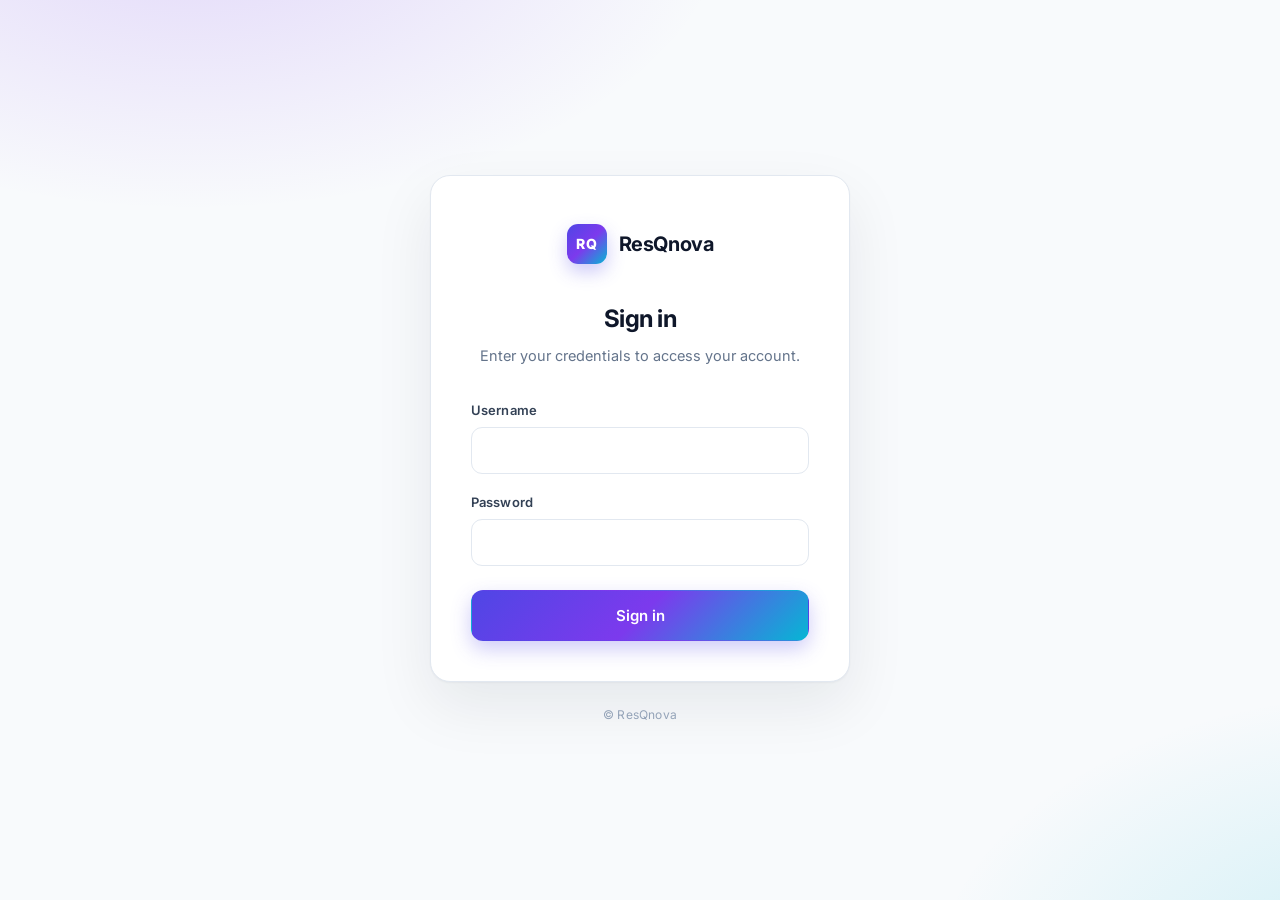
<file: index.html>
<!DOCTYPE html>
<html lang="en">
  <head>
    <meta charset="UTF-8" />
    <meta name="viewport" content="width=device-width, initial-scale=1.0, maximum-scale=1" />
    <title>ResQnova — Sign in</title>
    <link rel="preconnect" href="https://fonts.googleapis.com" />
    <link rel="preconnect" href="https://fonts.gstatic.com" crossorigin />
    <link href="https://fonts.googleapis.com/css2?family=Inter:wght@400;500;600;700;800&display=swap" rel="stylesheet" />
    <link rel="stylesheet" href="css/style.css" />
  </head>
  <body class="auth-body">
    <main class="auth-stage">
      <div class="auth-panel">
        <div class="auth-brand">
          <span class="auth-mark">RQ</span>
          <span class="auth-wordmark">ResQnova</span>
        </div>

        <h1 class="auth-h1">Sign in</h1>
        <p class="auth-p">Enter your credentials to access your account.</p>

        <form class="auth-form" action="grades.html" method="get">
          <label class="field">
            <span class="field-label">Username</span>
            <input
              class="input"
              type="text"
              name="username"
              autocomplete="username"
              required
            />
          </label>

          <label class="field">
            <span class="field-label">Password</span>
            <input
              class="input"
              type="password"
              name="password"
              autocomplete="current-password"
              required
            />
          </label>

          <button class="btn btn-primary btn-block" type="submit">Sign in</button>
        </form>
      </div>

      <p class="auth-legal">© ResQnova</p>
    </main>
  </body>
</html>
</file>
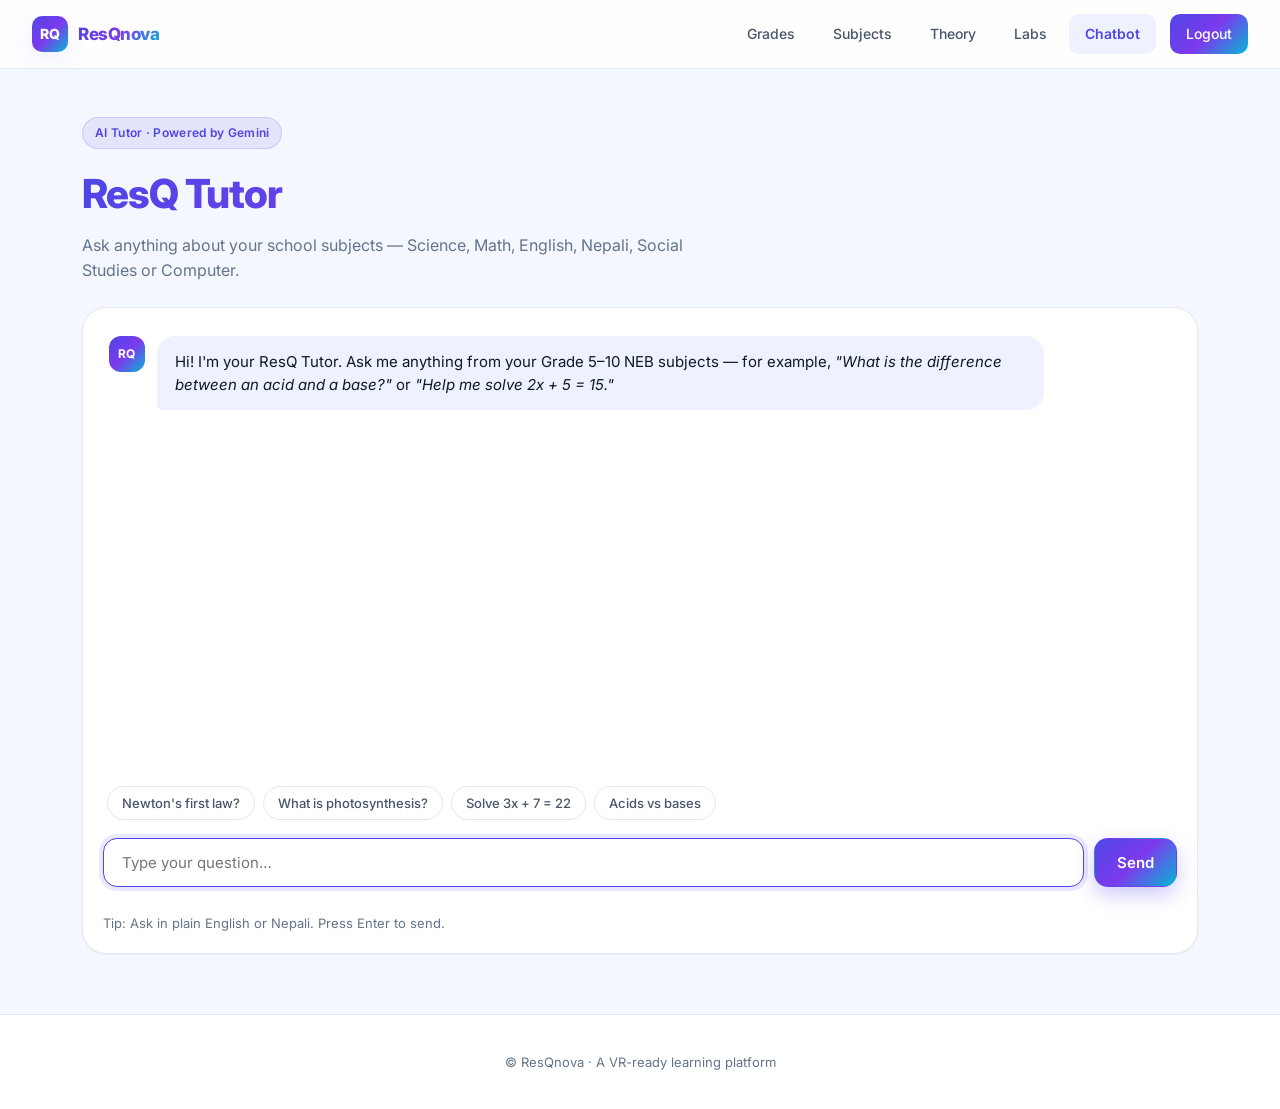
<file: chatbot.html>
<!DOCTYPE html>
<html lang="en">
  <head>
    <meta charset="UTF-8" />
    <meta name="viewport" content="width=device-width, initial-scale=1.0, maximum-scale=1" />
    <title>ResQnova — ResQ Tutor</title>
    <link rel="preconnect" href="https://fonts.googleapis.com" />
    <link rel="preconnect" href="https://fonts.gstatic.com" crossorigin />
    <link href="https://fonts.googleapis.com/css2?family=Inter:wght@400;500;600;700;800&display=swap" rel="stylesheet" />
    <link rel="stylesheet" href="css/style.css" />
  </head>
  <body>
    <header class="navbar">
      <a class="brand-row" href="grades.html">
        <span class="brand-mark sm">RQ</span>
        <span class="brand-name sm">ResQnova</span>
      </a>
      <nav class="nav-links">
        <a class="nav-link" href="grades.html">Grades</a>
        <a class="nav-link" href="subjects.html">Subjects</a>
        <a class="nav-link" href="theory.html">Theory</a>
        <a class="nav-link" href="labs.html">Labs</a>
        <a class="nav-link active" href="chatbot.html">Chatbot</a>
        <a class="nav-link logout" href="index.html">Logout</a>
      </nav>
    </header>

    <main class="page chat-page">
      <section class="hero chat-hero">
        <span class="badge">AI Tutor · Powered by Gemini</span>
        <h1 class="page-title">ResQ Tutor</h1>
        <p class="page-sub">
          Ask anything about your school subjects — Science, Math, English, Nepali, Social Studies or Computer.
        </p>
      </section>

      <section class="chat-shell">
        <div class="chat-window" id="chat-window" aria-live="polite">
          <div class="msg msg-bot">
            <div class="avatar avatar-bot">RQ</div>
            <div class="bubble bubble-bot">
              Hi! I'm your ResQ Tutor. Ask me anything from your Grade 5–10 NEB subjects — for example, <em>"What is the difference between an acid and a base?"</em> or <em>"Help me solve 2x + 5 = 15."</em>
            </div>
          </div>
        </div>

        <div class="suggestion-row" id="suggestions">
          <button class="chip" data-q="Explain Newton's first law with an example.">Newton's first law?</button>
          <button class="chip" data-q="What is photosynthesis in simple words?">What is photosynthesis?</button>
          <button class="chip" data-q="Solve 3x + 7 = 22 step by step.">Solve 3x + 7 = 22</button>
          <button class="chip" data-q="Difference between an acid and a base?">Acids vs bases</button>
        </div>

        <form class="chat-form" id="chat-form" autocomplete="off">
          <input
            class="chat-input"
            id="chat-input"
            type="text"
            placeholder="Type your question…"
            required
            autocomplete="off"
          />
          <button class="btn btn-primary chat-send" type="submit" id="chat-send">
            <span class="send-label">Send</span>
            <span class="send-icon">➤</span>
          </button>
        </form>
        <p class="hint">Tip: Ask in plain English or Nepali. Press Enter to send.</p>
      </section>
    </main>

    <footer class="footer">
      <p>© ResQnova · A VR-ready learning platform</p>
    </footer>

    <script>
      (function () {
        const win = document.getElementById("chat-window");
        const form = document.getElementById("chat-form");
        const input = document.getElementById("chat-input");
        const sendBtn = document.getElementById("chat-send");
        const suggestions = document.getElementById("suggestions");

        const history = [];

        function escapeHtml(str) {
          return str
            .replace(/&/g, "&amp;")
            .replace(/</g, "&lt;")
            .replace(/>/g, "&gt;")
            .replace(/"/g, "&quot;")
            .replace(/'/g, "&#039;");
        }

        function formatMessage(text) {
          let html = escapeHtml(text);
          html = html.replace(/\*\*(.+?)\*\*/g, "<strong>$1</strong>");
          html = html.replace(/\*(.+?)\*/g, "<em>$1</em>");
          html = html.replace(/`([^`]+)`/g, "<code>$1</code>");
          html = html.replace(/\n/g, "<br/>");
          return html;
        }

        function appendMessage(role, text, opts) {
          opts = opts || {};
          const wrapper = document.createElement("div");
          wrapper.className = "msg msg-" + (role === "user" ? "user" : "bot");

          const avatar = document.createElement("div");
          avatar.className = "avatar avatar-" + (role === "user" ? "user" : "bot");
          avatar.textContent = role === "user" ? "You" : "RQ";

          const bubble = document.createElement("div");
          bubble.className = "bubble bubble-" + (role === "user" ? "user" : "bot");

          if (opts.typing) {
            bubble.classList.add("typing");
            bubble.innerHTML = '<span class="dot"></span><span class="dot"></span><span class="dot"></span>';
          } else {
            bubble.innerHTML = formatMessage(text);
          }

          wrapper.appendChild(avatar);
          wrapper.appendChild(bubble);
          win.appendChild(wrapper);
          win.scrollTop = win.scrollHeight;
          return bubble;
        }

        async function sendMessage(text) {
          if (!text || sendBtn.disabled) return;
          appendMessage("user", text);
          history.push({ role: "user", content: text });
          input.value = "";

          sendBtn.disabled = true;
          input.disabled = true;
          if (suggestions) suggestions.style.display = "none";

          const typingBubble = appendMessage("bot", "", { typing: true });

          try {
            const res = await fetch("/api/chat", {
              method: "POST",
              headers: { "Content-Type": "application/json" },
              body: JSON.stringify({ messages: history }),
            });

            const data = await res.json().catch(function () { return {}; });
            const reply = (data && data.reply) || data.error || "Sorry, I couldn't generate a reply.";

            typingBubble.classList.remove("typing");
            typingBubble.innerHTML = formatMessage(reply);
            win.scrollTop = win.scrollHeight;

            if (data && data.reply) {
              history.push({ role: "assistant", content: data.reply });
            }
          } catch (err) {
            typingBubble.classList.remove("typing");
            typingBubble.innerHTML = formatMessage(
              "I'm having trouble connecting. Please check your internet and try again."
            );
          } finally {
            sendBtn.disabled = false;
            input.disabled = false;
            input.focus();
          }
        }

        form.addEventListener("submit", function (e) {
          e.preventDefault();
          sendMessage(input.value.trim());
        });

        if (suggestions) {
          suggestions.addEventListener("click", function (e) {
            const target = e.target.closest("button.chip");
            if (!target) return;
            const q = target.getAttribute("data-q");
            sendMessage(q);
          });
        }

        input.focus();
      })();
    </script>
  </body>
</html>
</file>
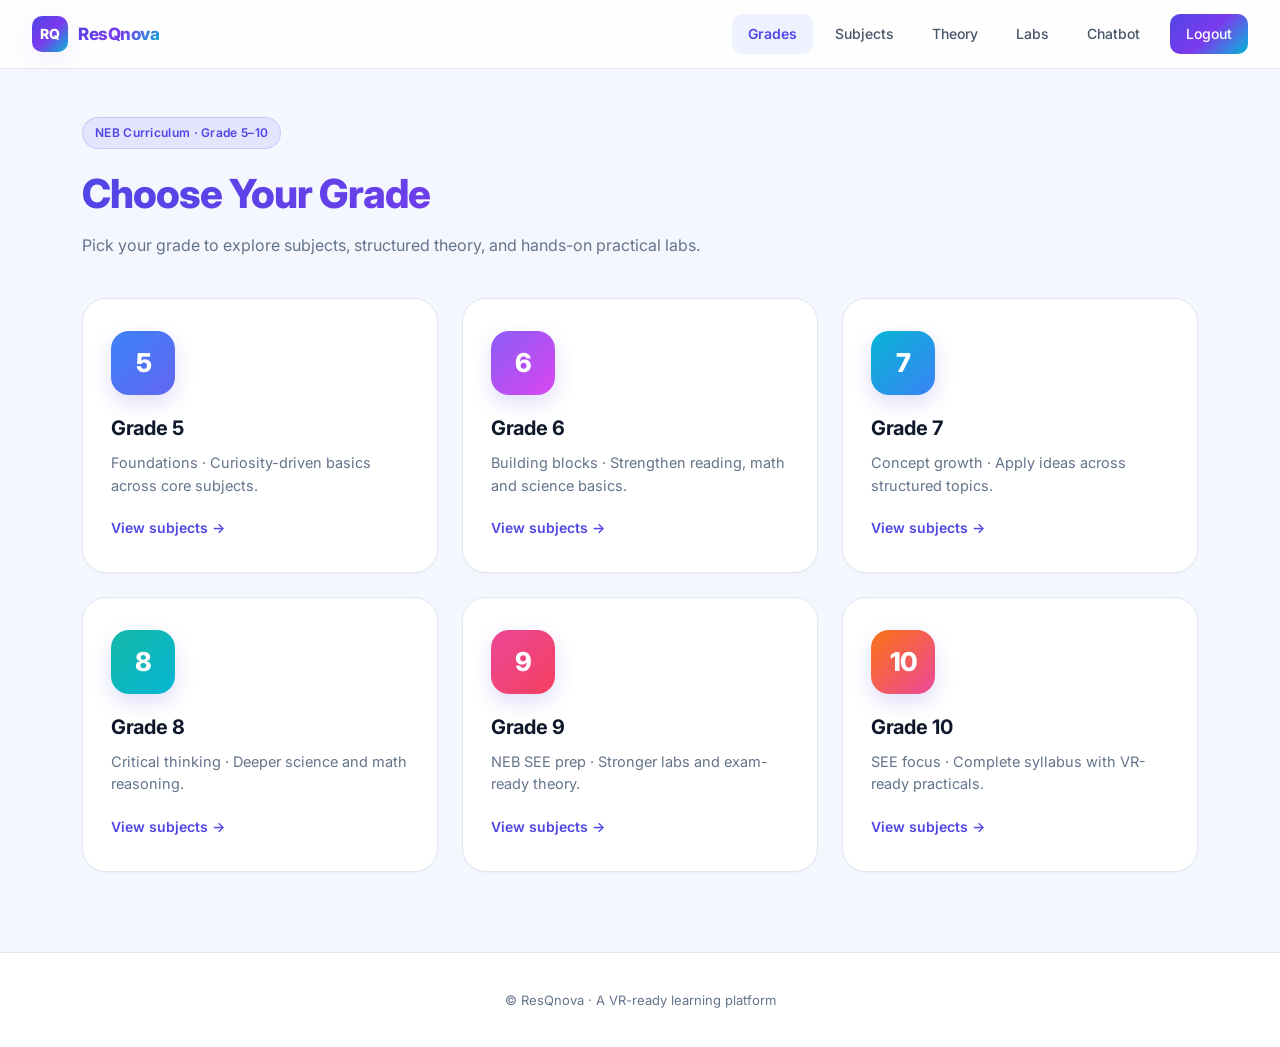
<file: grades.html>
<!DOCTYPE html>
<html lang="en">
  <head>
    <meta charset="UTF-8" />
    <meta name="viewport" content="width=device-width, initial-scale=1.0, maximum-scale=1" />
    <title>ResQnova — Grades</title>
    <link rel="preconnect" href="https://fonts.googleapis.com" />
    <link rel="preconnect" href="https://fonts.gstatic.com" crossorigin />
    <link href="https://fonts.googleapis.com/css2?family=Inter:wght@400;500;600;700;800&display=swap" rel="stylesheet" />
    <link rel="stylesheet" href="css/style.css" />
  </head>
  <body>
    <header class="navbar">
      <a class="brand-row" href="grades.html">
        <span class="brand-mark sm">RQ</span>
        <span class="brand-name sm">ResQnova</span>
      </a>
      <nav class="nav-links">
        <a class="nav-link active" href="grades.html">Grades</a>
        <a class="nav-link" href="subjects.html">Subjects</a>
        <a class="nav-link" href="theory.html">Theory</a>
        <a class="nav-link" href="labs.html">Labs</a>
        <a class="nav-link" href="chatbot.html">Chatbot</a>
        <a class="nav-link logout" href="index.html">Logout</a>
      </nav>
    </header>

    <main class="page">
      <section class="hero">
        <span class="badge">NEB Curriculum · Grade 5–10</span>
        <h1 class="page-title">Choose Your Grade</h1>
        <p class="page-sub">
          Pick your grade to explore subjects, structured theory, and hands-on practical labs.
        </p>
      </section>

      <section class="grid grid-3">
        <a class="card grade-card" href="subjects.html">
          <div class="grade-num g1">5</div>
          <h3 class="card-title">Grade 5</h3>
          <p class="card-text">Foundations · Curiosity-driven basics across core subjects.</p>
          <span class="card-cta">View subjects →</span>
        </a>

        <a class="card grade-card" href="subjects.html">
          <div class="grade-num g2">6</div>
          <h3 class="card-title">Grade 6</h3>
          <p class="card-text">Building blocks · Strengthen reading, math and science basics.</p>
          <span class="card-cta">View subjects →</span>
        </a>

        <a class="card grade-card" href="subjects.html">
          <div class="grade-num g3">7</div>
          <h3 class="card-title">Grade 7</h3>
          <p class="card-text">Concept growth · Apply ideas across structured topics.</p>
          <span class="card-cta">View subjects →</span>
        </a>

        <a class="card grade-card" href="subjects.html">
          <div class="grade-num g4">8</div>
          <h3 class="card-title">Grade 8</h3>
          <p class="card-text">Critical thinking · Deeper science and math reasoning.</p>
          <span class="card-cta">View subjects →</span>
        </a>

        <a class="card grade-card" href="subjects.html">
          <div class="grade-num g5">9</div>
          <h3 class="card-title">Grade 9</h3>
          <p class="card-text">NEB SEE prep · Stronger labs and exam-ready theory.</p>
          <span class="card-cta">View subjects →</span>
        </a>

        <a class="card grade-card" href="subjects.html">
          <div class="grade-num g6">10</div>
          <h3 class="card-title">Grade 10</h3>
          <p class="card-text">SEE focus · Complete syllabus with VR-ready practicals.</p>
          <span class="card-cta">View subjects →</span>
        </a>
      </section>
    </main>

    <footer class="footer">
      <p>© ResQnova · A VR-ready learning platform</p>
    </footer>
  </body>
</html>
</file>
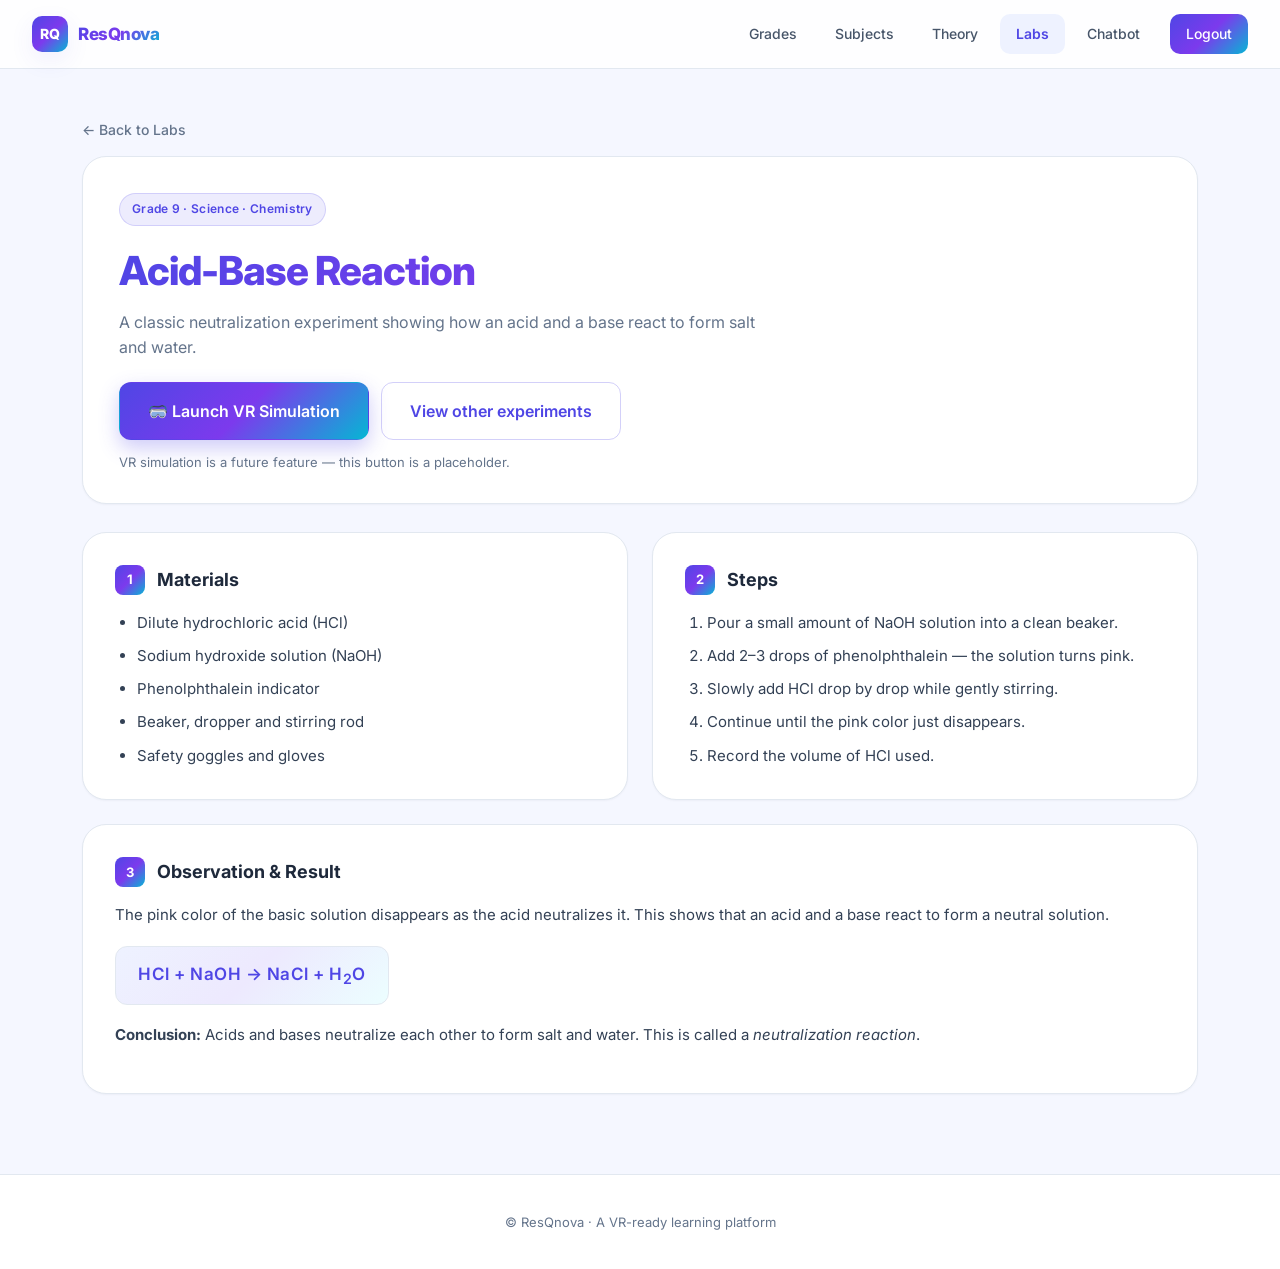
<file: lab-detail.html>
<!DOCTYPE html>
<html lang="en">
  <head>
    <meta charset="UTF-8" />
    <meta name="viewport" content="width=device-width, initial-scale=1.0, maximum-scale=1" />
    <title>ResQnova — Experiment</title>
    <link rel="preconnect" href="https://fonts.googleapis.com" />
    <link rel="preconnect" href="https://fonts.gstatic.com" crossorigin />
    <link href="https://fonts.googleapis.com/css2?family=Inter:wght@400;500;600;700;800&display=swap" rel="stylesheet" />
    <link rel="stylesheet" href="css/style.css" />
  </head>
  <body>
    <header class="navbar">
      <a class="brand-row" href="grades.html">
        <span class="brand-mark sm">RQ</span>
        <span class="brand-name sm">ResQnova</span>
      </a>
      <nav class="nav-links">
        <a class="nav-link" href="grades.html">Grades</a>
        <a class="nav-link" href="subjects.html">Subjects</a>
        <a class="nav-link" href="theory.html">Theory</a>
        <a class="nav-link active" href="labs.html">Labs</a>
        <a class="nav-link" href="chatbot.html">Chatbot</a>
        <a class="nav-link logout" href="index.html">Logout</a>
      </nav>
    </header>

    <main class="page">
      <a class="back-link" href="labs.html">← Back to Labs</a>

      <section class="detail-hero">
        <span class="badge">Grade 9 · Science · Chemistry</span>
        <h1 class="page-title">Acid-Base Reaction</h1>
        <p class="page-sub">
          A classic neutralization experiment showing how an acid and a base
          react to form salt and water.
        </p>
        <div class="detail-actions">
          <a class="btn btn-primary btn-lg" href="lab-detail.html">🥽 Launch VR Simulation</a>
          <a class="btn btn-ghost btn-lg" href="labs.html">View other experiments</a>
        </div>
        <p class="hint">VR simulation is a future feature — this button is a placeholder.</p>
      </section>

      <section class="detail-grid">
        <article class="card detail-card">
          <h2 class="section-title"><span class="section-num">1</span> Materials</h2>
          <ul class="bullet-list">
            <li>Dilute hydrochloric acid (HCl)</li>
            <li>Sodium hydroxide solution (NaOH)</li>
            <li>Phenolphthalein indicator</li>
            <li>Beaker, dropper and stirring rod</li>
            <li>Safety goggles and gloves</li>
          </ul>
        </article>

        <article class="card detail-card">
          <h2 class="section-title"><span class="section-num">2</span> Steps</h2>
          <ol class="step-list">
            <li>Pour a small amount of NaOH solution into a clean beaker.</li>
            <li>Add 2–3 drops of phenolphthalein — the solution turns pink.</li>
            <li>Slowly add HCl drop by drop while gently stirring.</li>
            <li>Continue until the pink color just disappears.</li>
            <li>Record the volume of HCl used.</li>
          </ol>
        </article>

        <article class="card detail-card span-2">
          <h2 class="section-title"><span class="section-num">3</span> Observation &amp; Result</h2>
          <p class="paragraph">
            The pink color of the basic solution disappears as the acid neutralizes it.
            This shows that an acid and a base react to form a neutral solution.
          </p>
          <div class="equation">
            HCl + NaOH → NaCl + H<sub>2</sub>O
          </div>
          <p class="paragraph">
            <strong>Conclusion:</strong> Acids and bases neutralize each other to form salt
            and water. This is called a <em>neutralization reaction</em>.
          </p>
        </article>
      </section>
    </main>

    <footer class="footer">
      <p>© ResQnova · A VR-ready learning platform</p>
    </footer>
  </body>
</html>
</file>
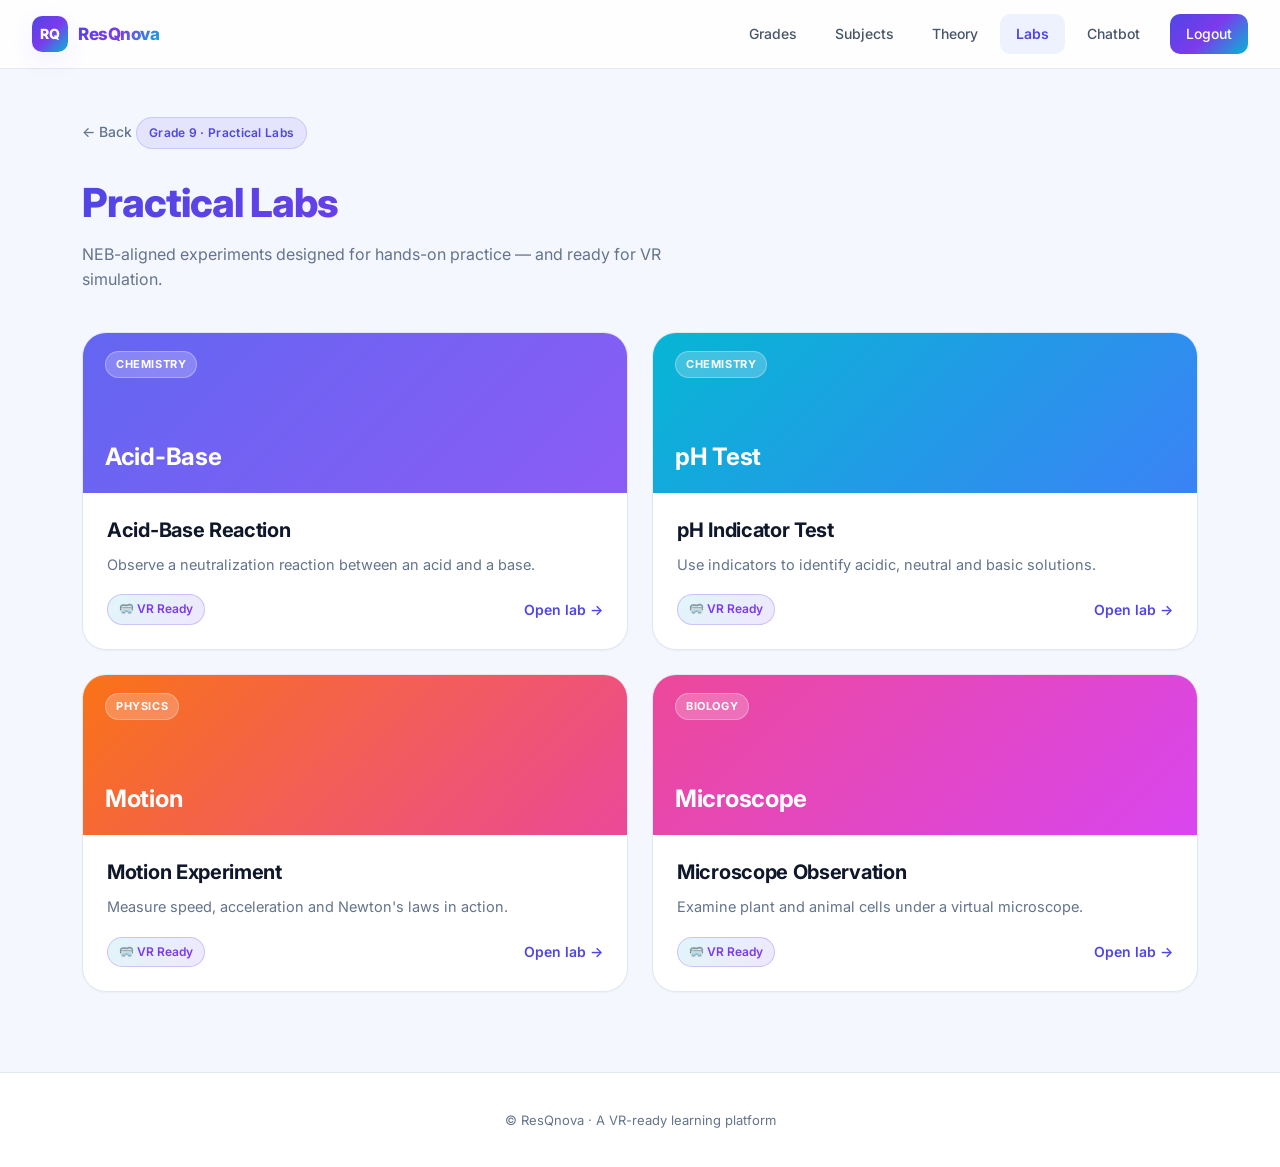
<file: labs.html>
<!DOCTYPE html>
<html lang="en">
  <head>
    <meta charset="UTF-8" />
    <meta name="viewport" content="width=device-width, initial-scale=1.0, maximum-scale=1" />
    <title>ResQnova — Labs</title>
    <link rel="preconnect" href="https://fonts.googleapis.com" />
    <link rel="preconnect" href="https://fonts.gstatic.com" crossorigin />
    <link href="https://fonts.googleapis.com/css2?family=Inter:wght@400;500;600;700;800&display=swap" rel="stylesheet" />
    <link rel="stylesheet" href="css/style.css" />
  </head>
  <body>
    <header class="navbar">
      <a class="brand-row" href="grades.html">
        <span class="brand-mark sm">RQ</span>
        <span class="brand-name sm">ResQnova</span>
      </a>
      <nav class="nav-links">
        <a class="nav-link" href="grades.html">Grades</a>
        <a class="nav-link" href="subjects.html">Subjects</a>
        <a class="nav-link" href="theory.html">Theory</a>
        <a class="nav-link active" href="labs.html">Labs</a>
        <a class="nav-link" href="chatbot.html">Chatbot</a>
        <a class="nav-link logout" href="index.html">Logout</a>
      </nav>
    </header>

    <main class="page">
      <section class="hero">
        <a class="back-link" id="backLink" href="subjects.html">← Back</a>
        <span class="badge" id="badge">Grade 9 · Practical Labs</span>
        <h1 class="page-title" id="pageTitle">Practical Labs</h1>
        <p class="page-sub" id="pageSub">
          NEB-aligned experiments designed for hands-on practice — and ready for VR simulation.
        </p>
      </section>

      <section class="grid grid-2" id="labsGrid"></section>
    </main>

    <footer class="footer">
      <p>© ResQnova · A VR-ready learning platform</p>
    </footer>

    <script>
      (function () {
        var DATA = {
          physics: {
            title: "Physics — Practical Labs",
            badge: "Grade 9 · Physics · Labs",
            sub: "Hands-on Physics experiments — VR-ready simulations included.",
            back: { href: "subject-detail.html?branch=physics", label: "← Back to Physics" },
            labs: [
              { tag: "Physics", thumbTitle: "Motion", thumb: "thumb-4", title: "Motion Experiment", text: "Measure speed, acceleration and Newton's laws in action." },
              { tag: "Physics", thumbTitle: "Pendulum", thumb: "thumb-2", title: "Simple Pendulum", text: "Measure the time period and find gravitational acceleration." },
              { tag: "Physics", thumbTitle: "Density", thumb: "thumb-3", title: "Density of Solids", text: "Use displacement to determine the density of solid objects." },
              { tag: "Physics", thumbTitle: "Circuit", thumb: "thumb-6", title: "Series & Parallel Circuit", text: "Build simple circuits and observe current and voltage." }
            ]
          },
          chemistry: {
            title: "Chemistry — Practical Labs",
            badge: "Grade 9 · Chemistry · Labs",
            sub: "Hands-on Chemistry experiments — VR-ready simulations included.",
            back: { href: "subject-detail.html?branch=chemistry", label: "← Back to Chemistry" },
            labs: [
              { tag: "Chemistry", thumbTitle: "Acid-Base", thumb: "thumb-1", title: "Acid-Base Reaction", text: "Observe a neutralization reaction between an acid and a base." },
              { tag: "Chemistry", thumbTitle: "pH Test", thumb: "thumb-2", title: "pH Indicator Test", text: "Use indicators to identify acidic, neutral and basic solutions." },
              { tag: "Chemistry", thumbTitle: "Mixtures", thumb: "thumb-3", title: "Separation of Mixtures", text: "Filter, evaporate and decant to separate common mixtures." },
              { tag: "Chemistry", thumbTitle: "Reaction", thumb: "thumb-6", title: "Simple Chemical Reaction", text: "Combine reactants and watch a clear, observable change." }
            ]
          },
          biology: {
            title: "Biology — Practical Labs",
            badge: "Grade 9 · Biology · Labs",
            sub: "Hands-on Biology experiments — VR-ready simulations included.",
            back: { href: "subject-detail.html?branch=biology", label: "← Back to Biology" },
            labs: [
              { tag: "Biology", thumbTitle: "Microscope", thumb: "thumb-5", title: "Microscope Observation", text: "Examine plant and animal cells under a virtual microscope." },
              { tag: "Biology", thumbTitle: "Leaf", thumb: "thumb-3", title: "Leaf Stomata Study", text: "Observe and identify stomata on a leaf surface." },
              { tag: "Biology", thumbTitle: "Osmosis", thumb: "thumb-1", title: "Osmosis in Plant Cells", text: "Watch water move across a semi-permeable membrane." },
              { tag: "Biology", thumbTitle: "Starch Test", thumb: "thumb-2", title: "Starch Test in Leaves", text: "Use iodine to confirm photosynthesis in green leaves." }
            ]
          }
        };

        var params = new URLSearchParams(window.location.search);
        var key = (params.get("branch") || "").toLowerCase();
        var data = DATA[key];

        if (data) {
          document.getElementById("pageTitle").textContent = data.title;
          document.getElementById("badge").textContent = data.badge;
          document.getElementById("pageSub").textContent = data.sub;
          var back = document.getElementById("backLink");
          back.href = data.back.href;
          back.textContent = data.back.label;
          document.title = "ResQnova — " + data.title;
        }

        var labs = (data && data.labs) || [
          { tag: "Chemistry", thumbTitle: "Acid-Base", thumb: "thumb-1", title: "Acid-Base Reaction", text: "Observe a neutralization reaction between an acid and a base." },
          { tag: "Chemistry", thumbTitle: "pH Test", thumb: "thumb-2", title: "pH Indicator Test", text: "Use indicators to identify acidic, neutral and basic solutions." },
          { tag: "Physics", thumbTitle: "Motion", thumb: "thumb-4", title: "Motion Experiment", text: "Measure speed, acceleration and Newton's laws in action." },
          { tag: "Biology", thumbTitle: "Microscope", thumb: "thumb-5", title: "Microscope Observation", text: "Examine plant and animal cells under a virtual microscope." }
        ];

        var grid = document.getElementById("labsGrid");
        var html = labs.map(function (l) {
          return ''
            + '<a class="card lab-card" href="lab-detail.html">'
            +   '<div class="lab-thumb ' + l.thumb + '">'
            +     '<span class="thumb-tag">' + l.tag + '</span>'
            +     '<span class="thumb-title">' + l.thumbTitle + '</span>'
            +   '</div>'
            +   '<div class="card-body">'
            +     '<h3 class="card-title">' + l.title + '</h3>'
            +     '<p class="card-text">' + l.text + '</p>'
            +     '<div class="meta-row">'
            +       '<span class="meta-pill vr-ready">🥽 VR Ready</span>'
            +       '<span class="card-cta">Open lab →</span>'
            +     '</div>'
            +   '</div>'
            + '</a>';
        }).join("");
        grid.innerHTML = html;
      })();
    </script>
  </body>
</html>
</file>
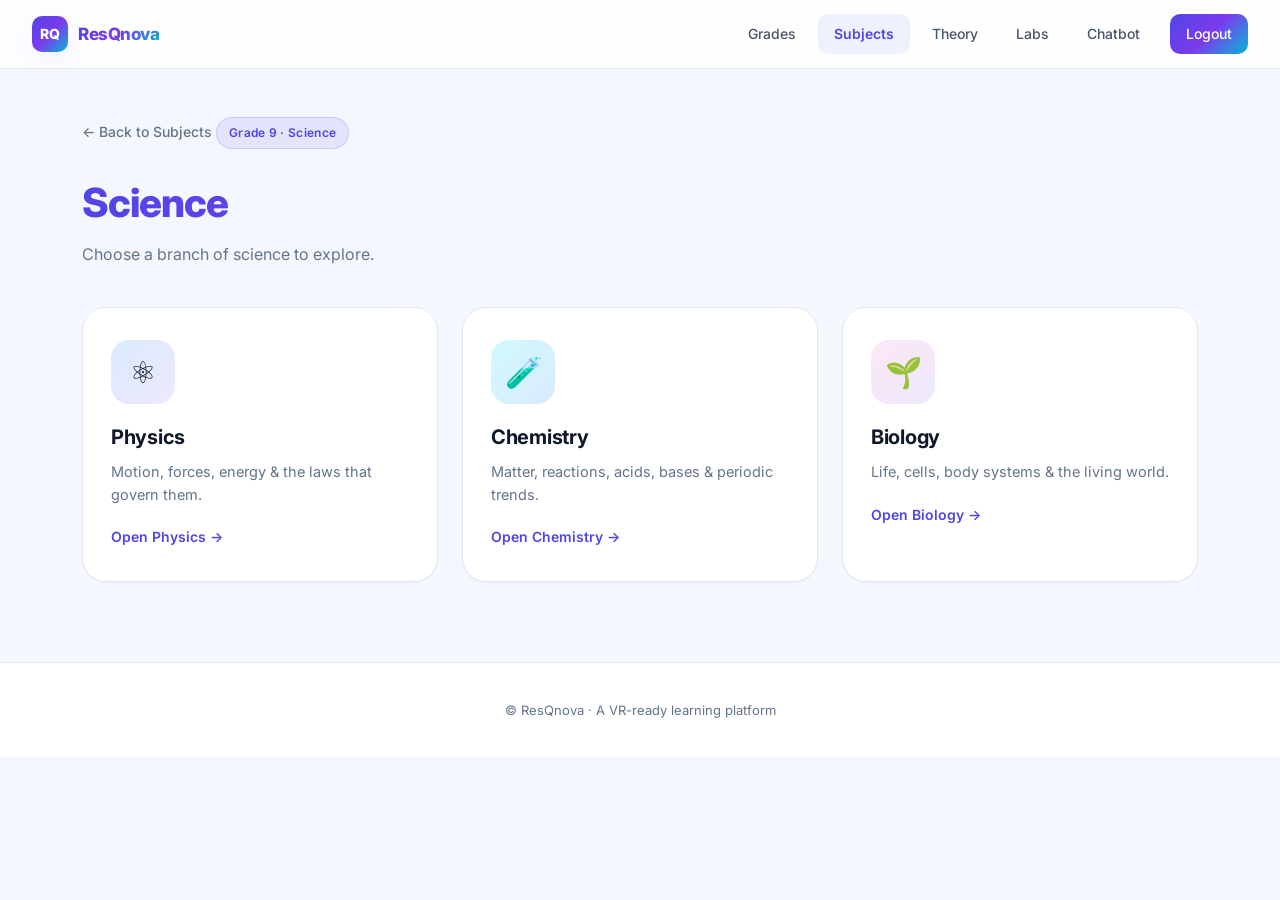
<file: science.html>
<!DOCTYPE html>
<html lang="en">
  <head>
    <meta charset="UTF-8" />
    <meta name="viewport" content="width=device-width, initial-scale=1.0, maximum-scale=1" />
    <title>ResQnova — Science</title>
    <link rel="preconnect" href="https://fonts.googleapis.com" />
    <link rel="preconnect" href="https://fonts.gstatic.com" crossorigin />
    <link href="https://fonts.googleapis.com/css2?family=Inter:wght@400;500;600;700;800&display=swap" rel="stylesheet" />
    <link rel="stylesheet" href="css/style.css" />
  </head>
  <body>
    <header class="navbar">
      <a class="brand-row" href="grades.html">
        <span class="brand-mark sm">RQ</span>
        <span class="brand-name sm">ResQnova</span>
      </a>
      <nav class="nav-links">
        <a class="nav-link" href="grades.html">Grades</a>
        <a class="nav-link active" href="subjects.html">Subjects</a>
        <a class="nav-link" href="theory.html">Theory</a>
        <a class="nav-link" href="labs.html">Labs</a>
        <a class="nav-link" href="chatbot.html">Chatbot</a>
        <a class="nav-link logout" href="index.html">Logout</a>
      </nav>
    </header>

    <main class="page">
      <section class="hero">
        <a class="back-link" href="subjects.html">← Back to Subjects</a>
        <span class="badge">Grade 9 · Science</span>
        <h1 class="page-title">Science</h1>
        <p class="page-sub">
          Choose a branch of science to explore.
        </p>
      </section>

      <section class="grid grid-3">
        <a class="card subject-card" href="subject-detail.html?branch=physics">
          <div class="subj-icon s1">⚛️</div>
          <h3 class="card-title">Physics</h3>
          <p class="card-text">Motion, forces, energy &amp; the laws that govern them.</p>
          <span class="card-cta">Open Physics →</span>
        </a>

        <a class="card subject-card" href="subject-detail.html?branch=chemistry">
          <div class="subj-icon s2">🧪</div>
          <h3 class="card-title">Chemistry</h3>
          <p class="card-text">Matter, reactions, acids, bases &amp; periodic trends.</p>
          <span class="card-cta">Open Chemistry →</span>
        </a>

        <a class="card subject-card" href="subject-detail.html?branch=biology">
          <div class="subj-icon s3">🌱</div>
          <h3 class="card-title">Biology</h3>
          <p class="card-text">Life, cells, body systems &amp; the living world.</p>
          <span class="card-cta">Open Biology →</span>
        </a>
      </section>
    </main>

    <footer class="footer">
      <p>© ResQnova · A VR-ready learning platform</p>
    </footer>
  </body>
</html>
</file>
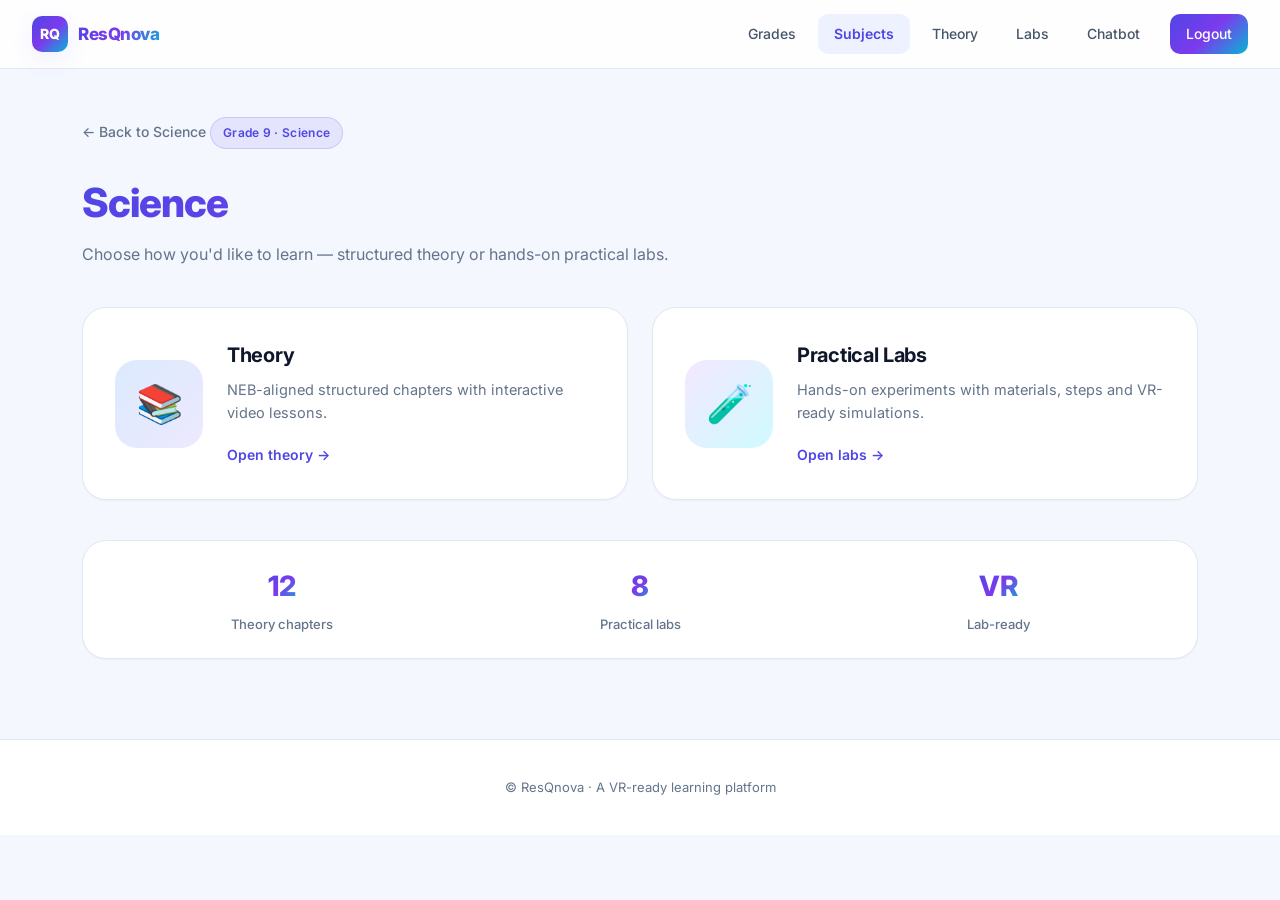
<file: subject-detail.html>
<!DOCTYPE html>
<html lang="en">
  <head>
    <meta charset="UTF-8" />
    <meta name="viewport" content="width=device-width, initial-scale=1.0, maximum-scale=1" />
    <title>ResQnova — Subject</title>
    <link rel="preconnect" href="https://fonts.googleapis.com" />
    <link rel="preconnect" href="https://fonts.gstatic.com" crossorigin />
    <link href="https://fonts.googleapis.com/css2?family=Inter:wght@400;500;600;700;800&display=swap" rel="stylesheet" />
    <link rel="stylesheet" href="css/style.css" />
  </head>
  <body>
    <header class="navbar">
      <a class="brand-row" href="grades.html">
        <span class="brand-mark sm">RQ</span>
        <span class="brand-name sm">ResQnova</span>
      </a>
      <nav class="nav-links">
        <a class="nav-link" href="grades.html">Grades</a>
        <a class="nav-link active" href="subjects.html">Subjects</a>
        <a class="nav-link" href="theory.html">Theory</a>
        <a class="nav-link" href="labs.html">Labs</a>
        <a class="nav-link" href="chatbot.html">Chatbot</a>
        <a class="nav-link logout" href="index.html">Logout</a>
      </nav>
    </header>

    <main class="page">
      <section class="hero">
        <a class="back-link" href="science.html">← Back to Science</a>
        <span class="badge">Grade 9 · Science</span>
        <h1 class="page-title" id="branchTitle">Science</h1>
        <p class="page-sub">
          Choose how you'd like to learn — structured theory or hands-on practical labs.
        </p>
      </section>

      <section class="grid grid-2">
        <a class="card big-card" id="theoryLink" href="theory.html">
          <div class="card-icon icon-blue">📚</div>
          <div class="card-body">
            <h3 class="card-title">Theory</h3>
            <p class="card-text">
              NEB-aligned structured chapters with interactive video lessons.
            </p>
            <span class="card-cta">Open theory →</span>
          </div>
        </a>

        <a class="card big-card" id="labsLink" href="labs.html">
          <div class="card-icon icon-purple">🧪</div>
          <div class="card-body">
            <h3 class="card-title">Practical Labs</h3>
            <p class="card-text">
              Hands-on experiments with materials, steps and VR-ready simulations.
            </p>
            <span class="card-cta">Open labs →</span>
          </div>
        </a>
      </section>

      <section class="strip">
        <div class="strip-item">
          <span class="strip-num">12</span>
          <span class="strip-label">Theory chapters</span>
        </div>
        <div class="strip-item">
          <span class="strip-num">8</span>
          <span class="strip-label">Practical labs</span>
        </div>
        <div class="strip-item">
          <span class="strip-num">VR</span>
          <span class="strip-label">Lab-ready</span>
        </div>
      </section>
    </main>

    <footer class="footer">
      <p>© ResQnova · A VR-ready learning platform</p>
    </footer>

    <script>
      (function () {
        var params = new URLSearchParams(window.location.search);
        var branch = (params.get("branch") || "").toLowerCase();
        var labels = { physics: "Physics", chemistry: "Chemistry", biology: "Biology" };
        var label = labels[branch];
        if (label) {
          var title = document.getElementById("branchTitle");
          if (title) title.textContent = label;
          document.title = "ResQnova — " + label;
          var theoryLink = document.getElementById("theoryLink");
          var labsLink = document.getElementById("labsLink");
          if (theoryLink) theoryLink.href = "theory.html?branch=" + branch;
          if (labsLink) labsLink.href = "labs.html?branch=" + branch;
        }
      })();
    </script>
  </body>
</html>
</file>
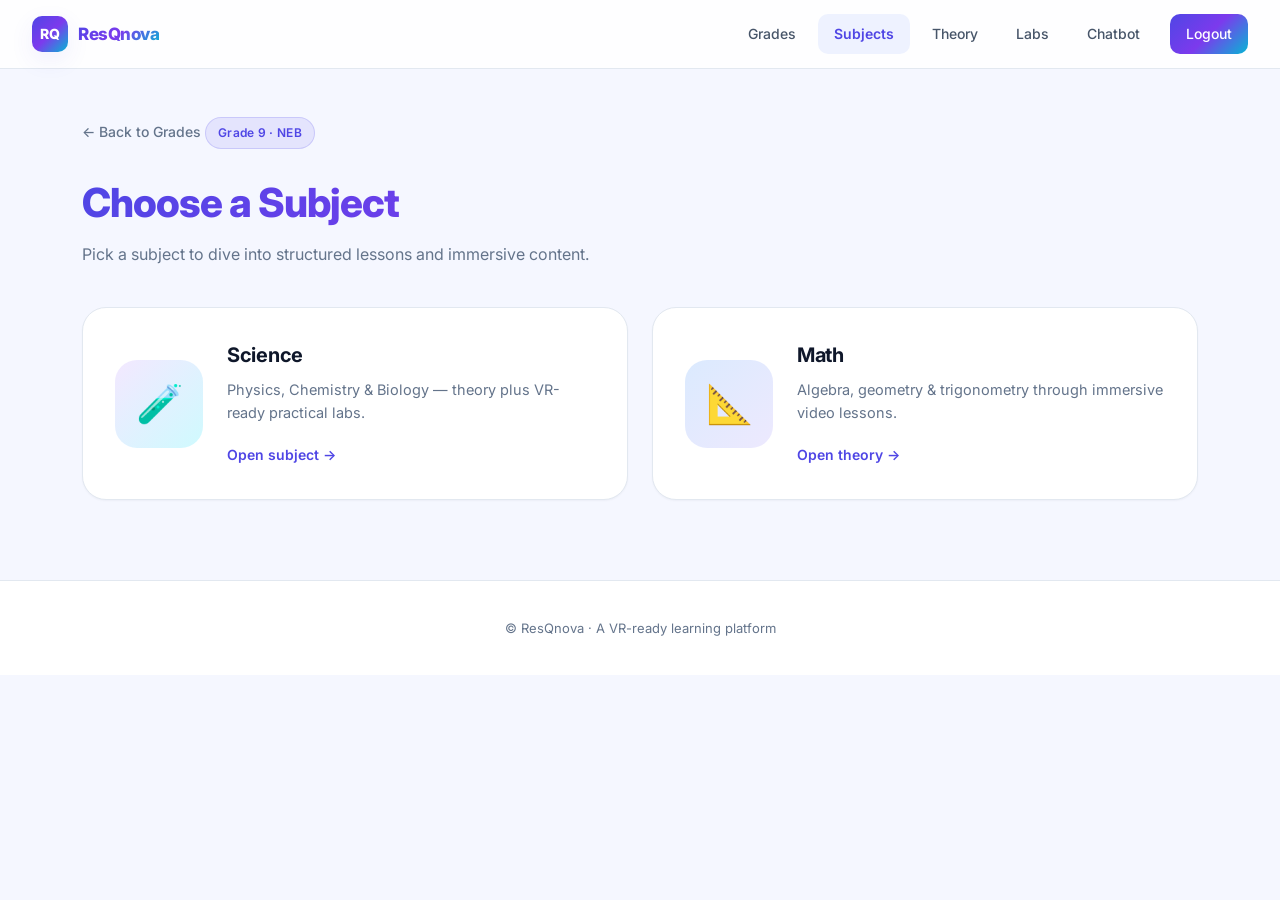
<file: subjects.html>
<!DOCTYPE html>
<html lang="en">
  <head>
    <meta charset="UTF-8" />
    <meta name="viewport" content="width=device-width, initial-scale=1.0, maximum-scale=1" />
    <title>ResQnova — Subjects</title>
    <link rel="preconnect" href="https://fonts.googleapis.com" />
    <link rel="preconnect" href="https://fonts.gstatic.com" crossorigin />
    <link href="https://fonts.googleapis.com/css2?family=Inter:wght@400;500;600;700;800&display=swap" rel="stylesheet" />
    <link rel="stylesheet" href="css/style.css" />
  </head>
  <body>
    <header class="navbar">
      <a class="brand-row" href="grades.html">
        <span class="brand-mark sm">RQ</span>
        <span class="brand-name sm">ResQnova</span>
      </a>
      <nav class="nav-links">
        <a class="nav-link" href="grades.html">Grades</a>
        <a class="nav-link active" href="subjects.html">Subjects</a>
        <a class="nav-link" href="theory.html">Theory</a>
        <a class="nav-link" href="labs.html">Labs</a>
        <a class="nav-link" href="chatbot.html">Chatbot</a>
        <a class="nav-link logout" href="index.html">Logout</a>
      </nav>
    </header>

    <main class="page">
      <section class="hero">
        <a class="back-link" href="grades.html">← Back to Grades</a>
        <span class="badge">Grade 9 · NEB</span>
        <h1 class="page-title">Choose a Subject</h1>
        <p class="page-sub">
          Pick a subject to dive into structured lessons and immersive content.
        </p>
      </section>

      <section class="grid grid-2">
        <a class="card big-card" href="science.html">
          <div class="card-icon icon-purple">🧪</div>
          <div class="card-body">
            <h3 class="card-title">Science</h3>
            <p class="card-text">
              Physics, Chemistry &amp; Biology — theory plus VR-ready practical labs.
            </p>
            <span class="card-cta">Open subject →</span>
          </div>
        </a>

        <a class="card big-card" href="theory.html?subject=math">
          <div class="card-icon icon-blue">📐</div>
          <div class="card-body">
            <h3 class="card-title">Math</h3>
            <p class="card-text">
              Algebra, geometry &amp; trigonometry through immersive video lessons.
            </p>
            <span class="card-cta">Open theory →</span>
          </div>
        </a>
      </section>
    </main>

    <footer class="footer">
      <p>© ResQnova · A VR-ready learning platform</p>
    </footer>
  </body>
</html>
</file>
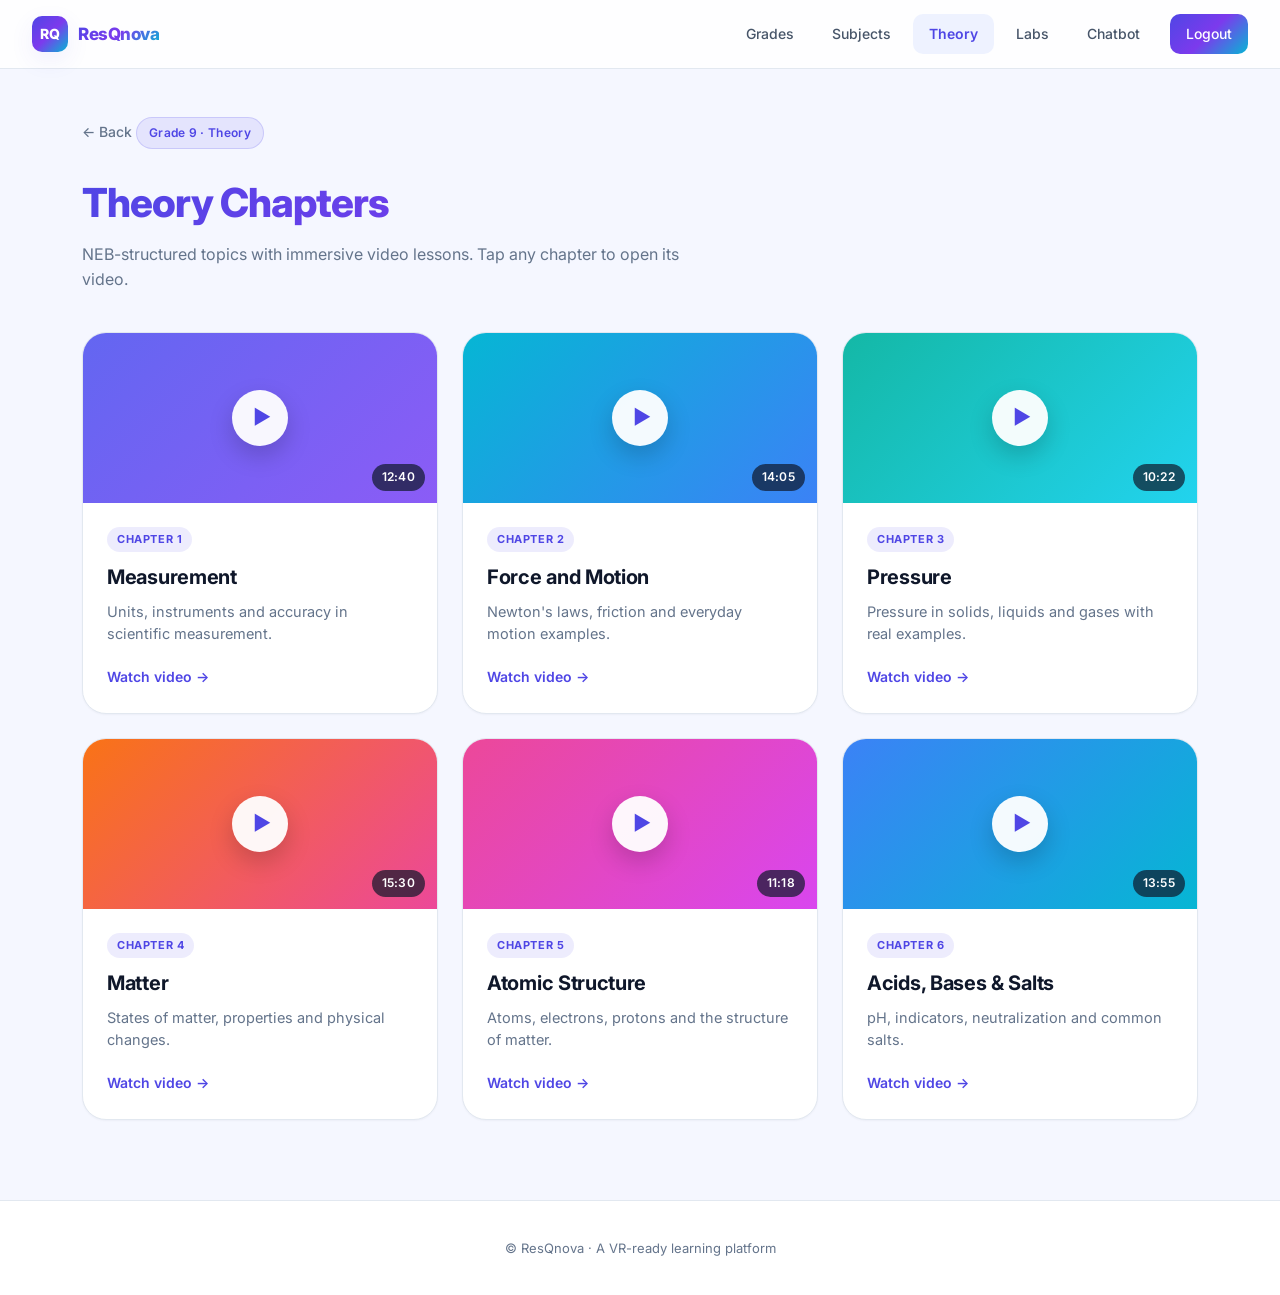
<file: theory.html>
<!DOCTYPE html>
<html lang="en">
  <head>
    <meta charset="UTF-8" />
    <meta name="viewport" content="width=device-width, initial-scale=1.0, maximum-scale=1" />
    <title>ResQnova — Theory</title>
    <link rel="preconnect" href="https://fonts.googleapis.com" />
    <link rel="preconnect" href="https://fonts.gstatic.com" crossorigin />
    <link href="https://fonts.googleapis.com/css2?family=Inter:wght@400;500;600;700;800&display=swap" rel="stylesheet" />
    <link rel="stylesheet" href="css/style.css" />
  </head>
  <body>
    <header class="navbar">
      <a class="brand-row" href="grades.html">
        <span class="brand-mark sm">RQ</span>
        <span class="brand-name sm">ResQnova</span>
      </a>
      <nav class="nav-links">
        <a class="nav-link" href="grades.html">Grades</a>
        <a class="nav-link" href="subjects.html">Subjects</a>
        <a class="nav-link active" href="theory.html">Theory</a>
        <a class="nav-link" href="labs.html">Labs</a>
        <a class="nav-link" href="chatbot.html">Chatbot</a>
        <a class="nav-link logout" href="index.html">Logout</a>
      </nav>
    </header>

    <main class="page">
      <section class="hero">
        <a class="back-link" id="backLink" href="subjects.html">← Back</a>
        <span class="badge" id="badge">Grade 9 · Theory</span>
        <h1 class="page-title" id="pageTitle">Theory Chapters</h1>
        <p class="page-sub" id="pageSub">
          NEB-structured topics with immersive video lessons. Tap any chapter to open its video.
        </p>
      </section>

      <section class="grid grid-3" id="chaptersGrid"></section>
    </main>

    <footer class="footer">
      <p>© ResQnova · A VR-ready learning platform</p>
    </footer>

    <script>
      (function () {
        var DATA = {
          physics: {
            title: "Physics — Theory",
            badge: "Grade 9 · Physics · Theory",
            sub: "NEB Physics chapters with immersive video lessons.",
            back: { href: "subject-detail.html?branch=physics", label: "← Back to Physics" },
            chapters: [
              { tag: "Chapter 1", title: "Measurement", text: "Units, instruments and accuracy in scientific measurement.", thumb: "v1", duration: "12:40" },
              { tag: "Chapter 2", title: "Force and Motion", text: "Newton's laws, friction and everyday motion examples.", thumb: "v2", duration: "14:05" },
              { tag: "Chapter 3", title: "Pressure", text: "Pressure in solids, liquids and gases with real examples.", thumb: "v3", duration: "10:22" },
              { tag: "Chapter 4", title: "Work, Energy & Power", text: "Forms of energy, conservation and simple machines.", thumb: "v4", duration: "13:10" },
              { tag: "Chapter 5", title: "Light", text: "Reflection, refraction, lenses and the human eye.", thumb: "v5", duration: "11:45" },
              { tag: "Chapter 6", title: "Electricity & Magnetism", text: "Current, voltage, circuits and magnetic effects.", thumb: "v6", duration: "15:20" }
            ]
          },
          chemistry: {
            title: "Chemistry — Theory",
            badge: "Grade 9 · Chemistry · Theory",
            sub: "NEB Chemistry chapters with immersive video lessons.",
            back: { href: "subject-detail.html?branch=chemistry", label: "← Back to Chemistry" },
            chapters: [
              { tag: "Chapter 1", title: "Matter", text: "States of matter, properties and physical changes.", thumb: "v4", duration: "15:30" },
              { tag: "Chapter 2", title: "Atomic Structure", text: "Atoms, electrons, protons and the structure of matter.", thumb: "v5", duration: "11:18" },
              { tag: "Chapter 3", title: "Periodic Table", text: "Periods, groups and trends across the periodic table.", thumb: "v6", duration: "12:50" },
              { tag: "Chapter 4", title: "Chemical Reactions", text: "Types of reactions, balancing equations and examples.", thumb: "v1", duration: "13:35" },
              { tag: "Chapter 5", title: "Acids, Bases & Salts", text: "pH, indicators, neutralization and common salts.", thumb: "v2", duration: "13:55" },
              { tag: "Chapter 6", title: "Metals & Non-metals", text: "Properties, uses and reactivity of common elements.", thumb: "v3", duration: "11:05" }
            ]
          },
          biology: {
            title: "Biology — Theory",
            badge: "Grade 9 · Biology · Theory",
            sub: "NEB Biology chapters with immersive video lessons.",
            back: { href: "subject-detail.html?branch=biology", label: "← Back to Biology" },
            chapters: [
              { tag: "Chapter 1", title: "The Cell", text: "Cell structure, organelles and basic functions.", thumb: "v3", duration: "12:10" },
              { tag: "Chapter 2", title: "Tissues", text: "Plant and animal tissues and their roles.", thumb: "v1", duration: "10:48" },
              { tag: "Chapter 3", title: "Plant Life", text: "Photosynthesis, respiration and transport in plants.", thumb: "v2", duration: "13:30" },
              { tag: "Chapter 4", title: "Human Body Systems", text: "Digestive, respiratory and circulatory systems.", thumb: "v4", duration: "15:00" },
              { tag: "Chapter 5", title: "Reproduction", text: "Reproduction in plants and animals — basic concepts.", thumb: "v5", duration: "12:20" },
              { tag: "Chapter 6", title: "Ecosystems", text: "Food chains, habitats and the balance of nature.", thumb: "v6", duration: "11:40" }
            ]
          },
          math: {
            title: "Math — Theory",
            badge: "Grade 9 · Math · Immersive Video",
            sub: "Step-by-step Math chapters delivered as immersive video lessons.",
            back: { href: "subjects.html", label: "← Back to Subjects" },
            chapters: [
              { tag: "Chapter 1", title: "Sets", text: "Sets, subsets, operations and Venn diagrams.", thumb: "v1", duration: "11:20" },
              { tag: "Chapter 2", title: "Real Numbers", text: "Rational, irrational and operations on real numbers.", thumb: "v2", duration: "12:10" },
              { tag: "Chapter 3", title: "Algebra", text: "Expressions, equations and factorization.", thumb: "v3", duration: "13:45" },
              { tag: "Chapter 4", title: "Geometry", text: "Triangles, quadrilaterals and circle theorems.", thumb: "v4", duration: "14:30" },
              { tag: "Chapter 5", title: "Trigonometry", text: "Ratios, identities and right-triangle problems.", thumb: "v5", duration: "13:00" },
              { tag: "Chapter 6", title: "Statistics & Probability", text: "Mean, median, mode and basic probability.", thumb: "v6", duration: "12:25" }
            ]
          }
        };

        var params = new URLSearchParams(window.location.search);
        var key = (params.get("branch") || params.get("subject") || "").toLowerCase();
        var data = DATA[key];

        if (data) {
          document.getElementById("pageTitle").textContent = data.title;
          document.getElementById("badge").textContent = data.badge;
          document.getElementById("pageSub").textContent = data.sub;
          var back = document.getElementById("backLink");
          back.href = data.back.href;
          back.textContent = data.back.label;
          document.title = "ResQnova — " + data.title;
        }

        var chapters = (data && data.chapters) || [
          { tag: "Chapter 1", title: "Measurement", text: "Units, instruments and accuracy in scientific measurement.", thumb: "v1", duration: "12:40" },
          { tag: "Chapter 2", title: "Force and Motion", text: "Newton's laws, friction and everyday motion examples.", thumb: "v2", duration: "14:05" },
          { tag: "Chapter 3", title: "Pressure", text: "Pressure in solids, liquids and gases with real examples.", thumb: "v3", duration: "10:22" },
          { tag: "Chapter 4", title: "Matter", text: "States of matter, properties and physical changes.", thumb: "v4", duration: "15:30" },
          { tag: "Chapter 5", title: "Atomic Structure", text: "Atoms, electrons, protons and the structure of matter.", thumb: "v5", duration: "11:18" },
          { tag: "Chapter 6", title: "Acids, Bases & Salts", text: "pH, indicators, neutralization and common salts.", thumb: "v6", duration: "13:55" }
        ];

        var grid = document.getElementById("chaptersGrid");
        var html = chapters.map(function (c) {
          return ''
            + '<article class="card video-card">'
            +   '<div class="video-thumb ' + c.thumb + '">'
            +     '<div class="play-icon">▶</div>'
            +     '<span class="duration">' + c.duration + '</span>'
            +   '</div>'
            +   '<div class="card-body">'
            +     '<span class="chapter-tag">' + c.tag + '</span>'
            +     '<h3 class="card-title">' + c.title + '</h3>'
            +     '<p class="card-text">' + c.text + '</p>'
            +     '<span class="card-cta">Watch video →</span>'
            +   '</div>'
            + '</article>';
        }).join("");
        grid.innerHTML = html;
      })();
    </script>
  </body>
</html>
</file>
<file: css/style.css>
/* =========================================================
   ResQnova — Global Stylesheet
   Modern education UI · Soft gradients · Spacious layout
   ========================================================= */

:root {
  --c-bg: #f5f7ff;
  --c-bg-soft: #eef2ff;
  --c-surface: #ffffff;
  --c-text: #0f172a;
  --c-muted: #64748b;
  --c-border: #e2e8f0;

  --c-primary: #4f46e5;
  --c-primary-2: #7c3aed;
  --c-cyan: #06b6d4;
  --c-blue: #3b82f6;
  --c-purple: #8b5cf6;

  --grad-primary: linear-gradient(135deg, #4f46e5 0%, #7c3aed 50%, #06b6d4 100%);
  --grad-soft: linear-gradient(135deg, #eef2ff 0%, #ede9fe 50%, #ecfeff 100%);
  --grad-card-blue: linear-gradient(135deg, #dbeafe 0%, #ede9fe 100%);
  --grad-card-purple: linear-gradient(135deg, #f3e8ff 0%, #cffafe 100%);

  --shadow-sm: 0 1px 2px rgba(15, 23, 42, 0.04);
  --shadow-md: 0 8px 24px rgba(79, 70, 229, 0.08);
  --shadow-lg: 0 20px 50px rgba(79, 70, 229, 0.18);

  --radius-sm: 10px;
  --radius-md: 16px;
  --radius-lg: 24px;
  --radius-xl: 32px;

  --space-1: 4px;
  --space-2: 8px;
  --space-3: 12px;
  --space-4: 16px;
  --space-5: 24px;
  --space-6: 32px;
  --space-7: 48px;
}

* { box-sizing: border-box; }

html, body {
  margin: 0;
  padding: 0;
  font-family: 'Inter', system-ui, -apple-system, Segoe UI, Roboto, sans-serif;
  color: var(--c-text);
  background: var(--c-bg);
  -webkit-font-smoothing: antialiased;
  line-height: 1.55;
}

a { color: inherit; text-decoration: none; }

img { max-width: 100%; display: block; }

/* ===================== BRAND ===================== */
.brand {
  display: flex;
  align-items: center;
  gap: 14px;
  margin-bottom: 28px;
}
.brand-row {
  display: inline-flex;
  align-items: center;
  gap: 10px;
}
.brand-mark {
  width: 48px;
  height: 48px;
  border-radius: 14px;
  background: var(--grad-primary);
  color: #fff;
  font-weight: 800;
  display: grid;
  place-items: center;
  letter-spacing: 0.5px;
  box-shadow: var(--shadow-md);
}
.brand-mark.sm {
  width: 36px;
  height: 36px;
  border-radius: 10px;
  font-size: 14px;
}
.brand-name {
  margin: 0;
  font-size: 22px;
  font-weight: 800;
  letter-spacing: -0.5px;
  background: var(--grad-primary);
  -webkit-background-clip: text;
  background-clip: text;
  color: transparent;
}
.brand-name.sm { font-size: 17px; }
.brand-tag {
  margin: 2px 0 0;
  font-size: 13px;
  color: var(--c-muted);
}

/* ===================== AUTH PAGE ===================== */
.auth-body {
  min-height: 100vh;
  background:
    radial-gradient(900px 500px at 15% -10%, rgba(124, 58, 237, 0.18), transparent 60%),
    radial-gradient(800px 500px at 110% 110%, rgba(6, 182, 212, 0.18), transparent 60%),
    #f8fafc;
  display: flex;
  flex-direction: column;
  align-items: center;
  justify-content: center;
  padding: 32px 20px;
}
.auth-stage {
  width: 100%;
  max-width: 420px;
  display: flex;
  flex-direction: column;
  align-items: stretch;
  gap: 24px;
}
.auth-panel {
  background: #ffffff;
  border: 1px solid var(--c-border);
  border-radius: 20px;
  padding: 48px 40px 40px;
  box-shadow:
    0 1px 2px rgba(15, 23, 42, 0.04),
    0 24px 60px rgba(15, 23, 42, 0.08);
}
.auth-brand {
  display: flex;
  align-items: center;
  gap: 12px;
  justify-content: center;
  margin-bottom: 36px;
}
.auth-mark {
  width: 40px;
  height: 40px;
  border-radius: 11px;
  background: var(--grad-primary);
  color: #fff;
  font-weight: 800;
  font-size: 14px;
  display: grid;
  place-items: center;
  letter-spacing: 0.5px;
  box-shadow: 0 8px 18px rgba(79, 70, 229, 0.28);
}
.auth-wordmark {
  font-size: 20px;
  font-weight: 700;
  letter-spacing: -0.4px;
  color: var(--c-text);
}
.auth-h1 {
  margin: 0;
  font-size: 24px;
  font-weight: 700;
  letter-spacing: -0.5px;
  color: var(--c-text);
  text-align: center;
}
.auth-p {
  margin: 8px 0 32px;
  color: var(--c-muted);
  font-size: 14.5px;
  text-align: center;
}
.auth-form {
  display: flex;
  flex-direction: column;
  gap: 18px;
}
.field { display: flex; flex-direction: column; gap: 7px; }
.field-label {
  font-size: 13px;
  font-weight: 600;
  color: #334155;
  letter-spacing: 0.1px;
}
.input {
  padding: 13px 15px;
  border-radius: 11px;
  border: 1.5px solid var(--c-border);
  background: #fff;
  font-size: 15px;
  font-family: inherit;
  color: var(--c-text);
  transition: border-color 0.15s, box-shadow 0.15s;
}
.input:hover { border-color: #cbd5e1; }
.input:focus {
  outline: none;
  border-color: var(--c-primary);
  box-shadow: 0 0 0 4px rgba(79, 70, 229, 0.12);
}
.auth-form .btn-primary { margin-top: 6px; }
.auth-legal {
  margin: 0;
  text-align: center;
  font-size: 12px;
  color: #94a3b8;
  letter-spacing: 0.2px;
}
.badge {
  display: inline-block;
  background: rgba(255, 255, 255, 0.18);
  color: #fff;
  padding: 6px 12px;
  border-radius: 999px;
  font-size: 12px;
  font-weight: 600;
  letter-spacing: 0.3px;
  border: 1px solid rgba(255, 255, 255, 0.25);
}

/* ===================== NAVBAR ===================== */
.navbar {
  position: sticky;
  top: 0;
  z-index: 50;
  background: rgba(255, 255, 255, 0.85);
  backdrop-filter: saturate(180%) blur(14px);
  -webkit-backdrop-filter: saturate(180%) blur(14px);
  border-bottom: 1px solid var(--c-border);
  display: flex;
  align-items: center;
  justify-content: space-between;
  padding: 14px 32px;
}
.nav-links {
  display: flex;
  align-items: center;
  gap: 6px;
}
.nav-link {
  padding: 9px 16px;
  border-radius: 10px;
  font-size: 14px;
  font-weight: 500;
  color: #475569;
  transition: background 0.15s, color 0.15s;
}
.nav-link:hover { background: var(--c-bg-soft); color: var(--c-primary); }
.nav-link.active {
  background: var(--c-bg-soft);
  color: var(--c-primary);
  font-weight: 600;
}
.nav-link.logout {
  margin-left: 8px;
  background: var(--grad-primary);
  color: #fff;
}
.nav-link.logout:hover { opacity: 0.92; color: #fff; }

/* ===================== PAGE LAYOUT ===================== */
.page {
  max-width: 1180px;
  margin: 0 auto;
  padding: 48px 32px 80px;
}
.hero { margin-bottom: 40px; }
.page-title {
  margin: 14px 0 8px;
  font-size: 40px;
  font-weight: 800;
  letter-spacing: -1px;
  background: var(--grad-primary);
  -webkit-background-clip: text;
  background-clip: text;
  color: transparent;
}
.page-sub {
  margin: 0;
  color: var(--c-muted);
  font-size: 16px;
  max-width: 640px;
}
.back-link {
  display: inline-flex;
  align-items: center;
  margin-bottom: 16px;
  font-size: 14px;
  color: var(--c-muted);
  font-weight: 500;
  transition: color 0.15s;
}
.back-link:hover { color: var(--c-primary); }

/* On-page badge variant */
.page .badge,
.detail-hero .badge {
  background: rgba(79, 70, 229, 0.1);
  color: var(--c-primary);
  border: 1px solid rgba(79, 70, 229, 0.18);
}

/* ===================== GRID ===================== */
.grid {
  display: grid;
  gap: 24px;
}
.grid-2 { grid-template-columns: repeat(2, minmax(0, 1fr)); }
.grid-3 { grid-template-columns: repeat(3, minmax(0, 1fr)); }

/* ===================== CARDS (BASE) ===================== */
.card {
  background: var(--c-surface);
  border: 1px solid var(--c-border);
  border-radius: var(--radius-lg);
  padding: 28px;
  display: block;
  transition: transform 0.18s ease, box-shadow 0.18s ease, border-color 0.18s;
  box-shadow: var(--shadow-sm);
  color: inherit;
}
.card:hover {
  transform: translateY(-4px);
  box-shadow: var(--shadow-md);
  border-color: rgba(79, 70, 229, 0.25);
}
.card.disabled {
  opacity: 0.7;
  pointer-events: none;
}
.card-title {
  margin: 0 0 8px;
  font-size: 20px;
  font-weight: 700;
  letter-spacing: -0.3px;
}
.card-text {
  margin: 0 0 18px;
  color: var(--c-muted);
  font-size: 14.5px;
}
.card-cta {
  display: inline-flex;
  align-items: center;
  font-size: 14px;
  font-weight: 600;
  color: var(--c-primary);
}
.card-cta.muted { color: var(--c-muted); }

/* ===================== BIG CARDS (subject-detail) ===================== */
.big-card {
  display: grid;
  grid-template-columns: 88px 1fr;
  gap: 24px;
  align-items: center;
  padding: 32px;
}
.card-icon {
  width: 88px;
  height: 88px;
  border-radius: 22px;
  display: grid;
  place-items: center;
  font-size: 38px;
  color: #fff;
}
.icon-blue { background: var(--grad-card-blue); color: var(--c-primary); }
.icon-purple { background: var(--grad-card-purple); color: var(--c-purple); }

/* ===================== GRADE CARDS ===================== */
.grade-card { padding: 32px 28px; text-align: left; }
.grade-num {
  display: inline-grid;
  place-items: center;
  width: 64px;
  height: 64px;
  border-radius: 18px;
  font-weight: 800;
  font-size: 26px;
  margin-bottom: 18px;
  color: #fff;
  letter-spacing: -1px;
  box-shadow: 0 8px 20px rgba(79, 70, 229, 0.18);
}
.g1 { background: linear-gradient(135deg, #3b82f6, #6366f1); }
.g2 { background: linear-gradient(135deg, #8b5cf6, #d946ef); }
.g3 { background: linear-gradient(135deg, #06b6d4, #3b82f6); }
.g4 { background: linear-gradient(135deg, #14b8a6, #06b6d4); }
.g5 { background: linear-gradient(135deg, #ec4899, #f43f5e); }
.g6 { background: linear-gradient(135deg, #f97316, #ec4899); }

/* ===================== SUBJECT CARDS ===================== */
.subject-card { padding: 32px 28px; }
.subj-icon {
  width: 64px;
  height: 64px;
  border-radius: 18px;
  display: grid;
  place-items: center;
  font-size: 30px;
  margin-bottom: 18px;
  background: var(--grad-card-blue);
}
.s1 { background: linear-gradient(135deg, #dbeafe, #ede9fe); }
.s2 { background: linear-gradient(135deg, #cffafe, #dbeafe); }
.s3 { background: linear-gradient(135deg, #fce7f3, #ede9fe); }
.s4 { background: linear-gradient(135deg, #fef3c7, #fce7f3); }
.s5 { background: linear-gradient(135deg, #d1fae5, #cffafe); }
.s6 { background: linear-gradient(135deg, #ede9fe, #dbeafe); }

/* ===================== VIDEO CARDS (theory) ===================== */
.video-card {
  padding: 0;
  overflow: hidden;
  display: flex;
  flex-direction: column;
}
.video-thumb {
  position: relative;
  height: 170px;
  display: grid;
  place-items: center;
  color: #fff;
}
.v1 { background: linear-gradient(135deg, #6366f1, #8b5cf6); }
.v2 { background: linear-gradient(135deg, #06b6d4, #3b82f6); }
.v3 { background: linear-gradient(135deg, #14b8a6, #22d3ee); }
.v4 { background: linear-gradient(135deg, #f97316, #ec4899); }
.v5 { background: linear-gradient(135deg, #ec4899, #d946ef); }
.v6 { background: linear-gradient(135deg, #3b82f6, #06b6d4); }
.play-icon {
  width: 56px;
  height: 56px;
  border-radius: 50%;
  background: rgba(255, 255, 255, 0.95);
  color: var(--c-primary);
  font-size: 20px;
  display: grid;
  place-items: center;
  padding-left: 4px;
  box-shadow: 0 10px 24px rgba(0, 0, 0, 0.18);
  transition: transform 0.18s;
}
.video-card:hover .play-icon { transform: scale(1.08); }
.duration {
  position: absolute;
  bottom: 12px;
  right: 12px;
  background: rgba(15, 23, 42, 0.7);
  color: #fff;
  font-size: 12px;
  font-weight: 600;
  padding: 4px 10px;
  border-radius: 999px;
  letter-spacing: 0.3px;
}
.chapter-tag {
  display: inline-block;
  font-size: 11px;
  font-weight: 700;
  letter-spacing: 0.6px;
  text-transform: uppercase;
  color: var(--c-primary);
  background: rgba(79, 70, 229, 0.1);
  padding: 4px 10px;
  border-radius: 999px;
  margin-bottom: 10px;
}
.video-card .card-body { padding: 22px 24px 24px; }

/* ===================== LAB CARDS ===================== */
.lab-card {
  padding: 0;
  overflow: hidden;
  display: flex;
  flex-direction: column;
}
.lab-thumb {
  position: relative;
  height: 160px;
  display: flex;
  flex-direction: column;
  justify-content: space-between;
  padding: 18px 22px;
  color: #fff;
}
.thumb-tag {
  align-self: flex-start;
  font-size: 11px;
  font-weight: 700;
  letter-spacing: 0.6px;
  text-transform: uppercase;
  background: rgba(255, 255, 255, 0.22);
  border: 1px solid rgba(255, 255, 255, 0.3);
  padding: 4px 10px;
  border-radius: 999px;
}
.thumb-title {
  font-weight: 700;
  font-size: 24px;
  letter-spacing: -0.3px;
}
.thumb-1 { background: linear-gradient(135deg, #6366f1, #8b5cf6); }
.thumb-2 { background: linear-gradient(135deg, #06b6d4, #3b82f6); }
.thumb-3 { background: linear-gradient(135deg, #14b8a6, #22d3ee); }
.thumb-4 { background: linear-gradient(135deg, #f97316, #ec4899); }
.thumb-5 { background: linear-gradient(135deg, #ec4899, #d946ef); }
.thumb-6 { background: linear-gradient(135deg, #3b82f6, #06b6d4); }
.lab-card .card-body { padding: 22px 24px 24px; }

.meta-row {
  display: flex;
  align-items: center;
  justify-content: space-between;
  gap: 12px;
  flex-wrap: wrap;
  margin-top: 6px;
}
.meta-pill {
  display: inline-flex;
  align-items: center;
  gap: 6px;
  font-size: 12px;
  font-weight: 600;
  padding: 5px 11px;
  border-radius: 999px;
  background: var(--c-bg-soft);
  color: var(--c-primary);
  border: 1px solid rgba(79, 70, 229, 0.18);
}
.meta-pill.vr-ready {
  background: linear-gradient(135deg, rgba(6, 182, 212, 0.12), rgba(124, 58, 237, 0.12));
  color: var(--c-primary-2);
  border-color: rgba(124, 58, 237, 0.25);
}

/* ===================== STRIP ===================== */
.strip {
  margin-top: 40px;
  background: var(--c-surface);
  border: 1px solid var(--c-border);
  border-radius: var(--radius-lg);
  padding: 24px 32px;
  display: grid;
  grid-template-columns: repeat(3, 1fr);
  gap: 24px;
  box-shadow: var(--shadow-sm);
}
.strip-item {
  display: flex;
  flex-direction: column;
  align-items: center;
  gap: 6px;
}
.strip-num {
  font-size: 28px;
  font-weight: 800;
  background: var(--grad-primary);
  -webkit-background-clip: text;
  background-clip: text;
  color: transparent;
}
.strip-label { font-size: 13px; color: var(--c-muted); font-weight: 500; }

/* ===================== BUTTONS ===================== */
.btn {
  display: inline-flex;
  align-items: center;
  justify-content: center;
  gap: 8px;
  padding: 13px 22px;
  border-radius: 12px;
  font-size: 15px;
  font-weight: 600;
  font-family: inherit;
  border: 1.5px solid transparent;
  cursor: pointer;
  transition: transform 0.12s, box-shadow 0.15s, opacity 0.15s, background 0.15s;
  text-decoration: none;
}
.btn-primary {
  background: var(--grad-primary);
  color: #fff;
  box-shadow: 0 8px 20px rgba(79, 70, 229, 0.28);
}
.btn-primary:hover { transform: translateY(-1px); box-shadow: 0 12px 28px rgba(79, 70, 229, 0.36); }
.btn-ghost {
  background: transparent;
  color: var(--c-primary);
  border-color: rgba(79, 70, 229, 0.25);
}
.btn-ghost:hover { background: var(--c-bg-soft); }
.btn-block { width: 100%; padding: 15px 22px; }
.btn-lg { padding: 16px 28px; font-size: 16px; }

/* ===================== DETAIL PAGE ===================== */
.detail-hero {
  background: var(--c-surface);
  border: 1px solid var(--c-border);
  border-radius: var(--radius-lg);
  padding: 36px 36px 30px;
  margin-bottom: 28px;
  box-shadow: var(--shadow-sm);
}
.detail-actions {
  margin-top: 22px;
  display: flex;
  flex-wrap: wrap;
  gap: 12px;
}
.hint {
  margin: 12px 0 0;
  font-size: 13px;
  color: var(--c-muted);
}
.detail-grid {
  display: grid;
  grid-template-columns: repeat(2, 1fr);
  gap: 24px;
}
.detail-card { padding: 32px; }
.span-2 { grid-column: span 2; }
.section-title {
  display: flex;
  align-items: center;
  gap: 12px;
  margin: 0 0 16px;
  font-size: 18px;
  font-weight: 700;
  color: #1e293b;
}
.section-num {
  display: grid;
  place-items: center;
  width: 30px;
  height: 30px;
  border-radius: 8px;
  background: var(--grad-primary);
  color: #fff;
  font-size: 13px;
  font-weight: 700;
}
.bullet-list,
.step-list {
  margin: 0;
  padding-left: 22px;
  display: flex;
  flex-direction: column;
  gap: 10px;
  color: #334155;
  font-size: 15px;
}
.paragraph {
  color: #334155;
  font-size: 15px;
  margin: 0 0 14px;
}
.equation {
  display: inline-block;
  margin: 6px 0 18px;
  padding: 14px 22px;
  background: var(--grad-soft);
  border: 1px solid var(--c-border);
  border-radius: 12px;
  font-family: 'Inter', monospace;
  font-weight: 600;
  font-size: 17px;
  color: var(--c-primary);
  letter-spacing: 0.5px;
}

/* ===================== FOOTER ===================== */
.footer {
  border-top: 1px solid var(--c-border);
  padding: 24px 32px;
  text-align: center;
  font-size: 13px;
  color: var(--c-muted);
  background: var(--c-surface);
}

/* ===================== RESPONSIVE ===================== */
@media (max-width: 1080px) {
  .grid-3 { grid-template-columns: repeat(2, minmax(0, 1fr)); }
}

@media (max-width: 960px) {
  .grid-2 { grid-template-columns: 1fr; }
  .detail-grid { grid-template-columns: 1fr; }
  .span-2 { grid-column: span 1; }
  .big-card { grid-template-columns: 1fr; text-align: center; }
  .card-icon { margin: 0 auto; }
  .page-title { font-size: 32px; }
  .navbar { padding: 12px 18px; flex-wrap: wrap; gap: 8px; }
  .nav-links { gap: 2px; flex-wrap: wrap; }
  .nav-link { padding: 8px 12px; font-size: 13px; }
}

@media (max-width: 720px) {
  .grid-3 { grid-template-columns: 1fr; }
}

@media (max-width: 540px) {
  .page { padding: 28px 18px 60px; }
  .strip { grid-template-columns: 1fr; gap: 14px; }
  .auth-card { padding: 32px 24px; }
  .detail-hero { padding: 28px 24px 24px; }
  .detail-card { padding: 26px 22px; }
  .page-title { font-size: 28px; }
}

/* ===================== CHATBOT PAGE ===================== */
.chat-page { padding-bottom: 60px; }
.chat-hero { margin-bottom: 24px; }

.chat-shell {
  background: var(--c-surface);
  border: 1px solid var(--c-border);
  border-radius: var(--radius-lg);
  padding: 20px;
  box-shadow: var(--shadow-sm);
  display: flex;
  flex-direction: column;
  gap: 14px;
}

.chat-window {
  height: 440px;
  overflow-y: auto;
  padding: 8px 6px 12px;
  display: flex;
  flex-direction: column;
  gap: 16px;
  scroll-behavior: smooth;
}
.chat-window::-webkit-scrollbar { width: 8px; }
.chat-window::-webkit-scrollbar-thumb {
  background: rgba(79, 70, 229, 0.18);
  border-radius: 999px;
}

.msg {
  display: flex;
  gap: 12px;
  align-items: flex-start;
  max-width: 88%;
}
.msg-bot { align-self: flex-start; }
.msg-user { align-self: flex-end; flex-direction: row-reverse; }

.avatar {
  flex: 0 0 36px;
  width: 36px;
  height: 36px;
  border-radius: 12px;
  display: grid;
  place-items: center;
  font-size: 12px;
  font-weight: 700;
  color: #fff;
  letter-spacing: 0.3px;
}
.avatar-bot { background: var(--grad-primary); }
.avatar-user { background: linear-gradient(135deg, #06b6d4, #3b82f6); }

.bubble {
  padding: 14px 18px;
  border-radius: 18px;
  font-size: 15px;
  line-height: 1.55;
  word-wrap: break-word;
  white-space: normal;
}
.bubble-bot {
  background: var(--c-bg-soft);
  color: var(--c-text);
  border-bottom-left-radius: 6px;
}
.bubble-user {
  background: var(--grad-primary);
  color: #fff;
  border-bottom-right-radius: 6px;
}
.bubble code {
  font-family: 'JetBrains Mono', ui-monospace, monospace;
  background: rgba(15, 23, 42, 0.08);
  padding: 1px 6px;
  border-radius: 6px;
  font-size: 13.5px;
}
.bubble-user code {
  background: rgba(255, 255, 255, 0.18);
  color: #fff;
}

.bubble.typing {
  display: inline-flex;
  gap: 6px;
  align-items: center;
  padding: 16px 20px;
}
.bubble.typing .dot {
  width: 7px;
  height: 7px;
  border-radius: 50%;
  background: var(--c-primary);
  opacity: 0.4;
  animation: typingDot 1.2s infinite ease-in-out;
}
.bubble.typing .dot:nth-child(2) { animation-delay: 0.15s; }
.bubble.typing .dot:nth-child(3) { animation-delay: 0.3s; }
@keyframes typingDot {
  0%, 60%, 100% { opacity: 0.35; transform: translateY(0); }
  30% { opacity: 1; transform: translateY(-3px); }
}

.suggestion-row {
  display: flex;
  gap: 8px;
  flex-wrap: wrap;
  padding: 4px 4px 0;
}
.chip {
  background: #fff;
  border: 1.5px solid var(--c-border);
  border-radius: 999px;
  padding: 8px 14px;
  font-size: 13px;
  font-weight: 500;
  color: #475569;
  cursor: pointer;
  font-family: inherit;
  transition: border-color 0.15s, color 0.15s, background 0.15s;
}
.chip:hover {
  border-color: var(--c-primary);
  color: var(--c-primary);
  background: var(--c-bg-soft);
}

.chat-form {
  display: flex;
  gap: 10px;
  align-items: stretch;
  padding-top: 4px;
}
.chat-input {
  flex: 1;
  padding: 14px 18px;
  border-radius: 14px;
  border: 1.5px solid var(--c-border);
  background: #fafbff;
  font-size: 15px;
  font-family: inherit;
  color: var(--c-text);
  transition: border-color 0.15s, box-shadow 0.15s, background 0.15s;
}
.chat-input:focus {
  outline: none;
  border-color: var(--c-primary);
  background: #fff;
  box-shadow: 0 0 0 4px rgba(79, 70, 229, 0.12);
}
.chat-input:disabled { opacity: 0.6; }

.chat-send {
  padding: 12px 22px;
  border-radius: 14px;
}
.chat-send:disabled { opacity: 0.55; cursor: wait; transform: none; }
.send-icon { display: none; }

@media (max-width: 540px) {
  .chat-window { height: 380px; }
  .send-label { display: none; }
  .send-icon { display: inline; }
  .chat-send { padding: 12px 16px; font-size: 18px; }
  .msg { max-width: 95%; }
  .bubble { font-size: 14.5px; padding: 12px 16px; }
}
</file>
